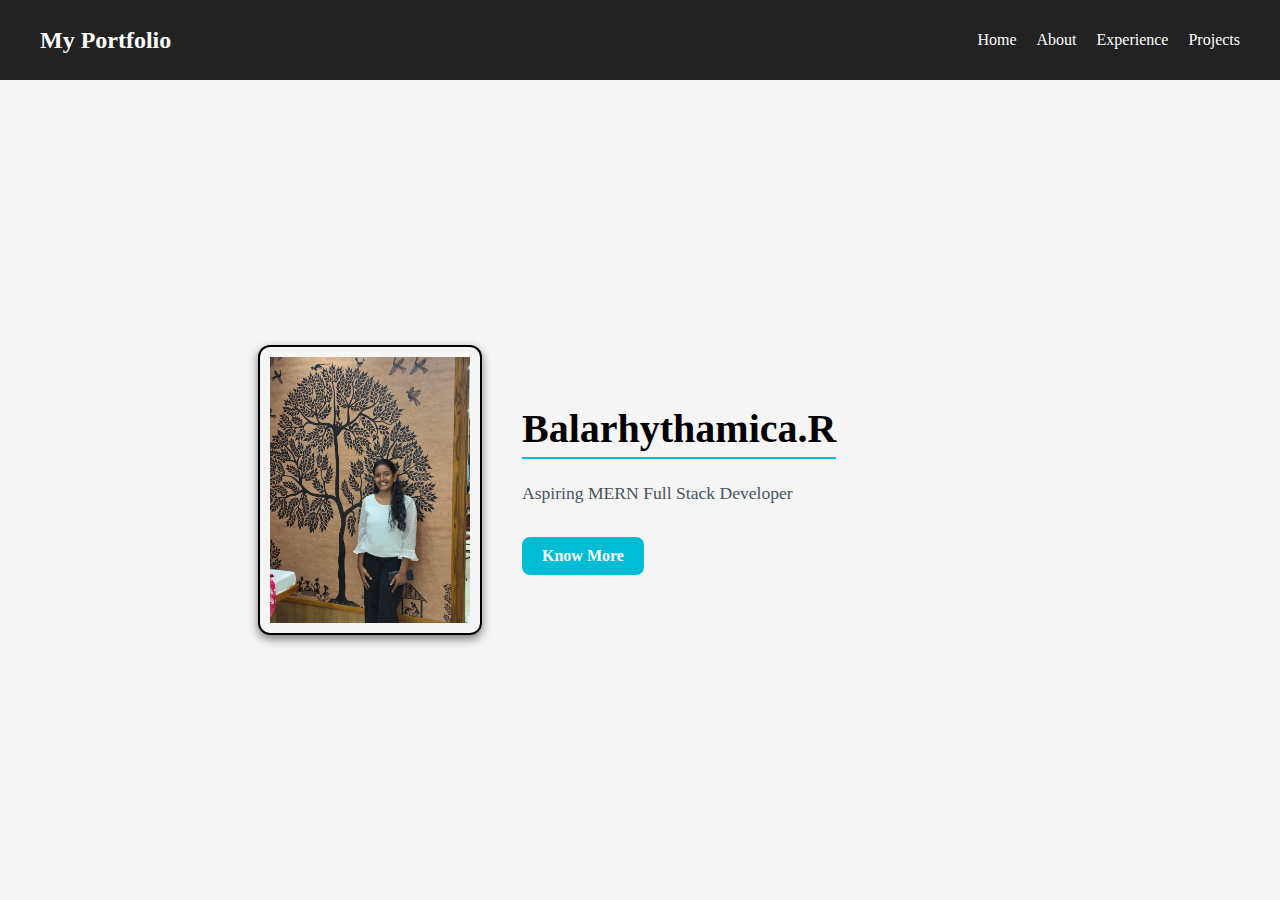
<file: Index/index.html>
<!DOCTYPE html>
<html lang="en">
<head>
  <meta charset="UTF-8">
  <meta name="viewport" content="width=device-width, initial-scale=1.0">
  <title>My Portfolio</title>
  <link rel="stylesheet" href="style.css">
</head>
<body>

  <!-- Navbar -->
  <div class="navbar-index">
    <div class="logo-index">My Portfolio</div>
    <ul>
      <li><a href="../Index/index.html">Home</a></li>
      <li><a href="../About/About.html">About</a></li>
      <li><a href="../Experience/Experience.html">Experience</a></li>
      <li><a href="../project/project.html">Projects</a></li>
    </ul>
  </div>

  <!-- Main Content -->
  <div class="main-content-index">
    <div class="container-index">
      <img src="../images/profile.jpg" alt="Profile Photo">
      <div class="text-section-index">
        <h1>Balarhythamica.R</h1>
        <p>Aspiring MERN Full Stack Developer</p>
         <a href="../About/About.html" class="btn-know-more">Know More</a>
      </div>
    </div>
  </div>

</body>
</html>
</file>
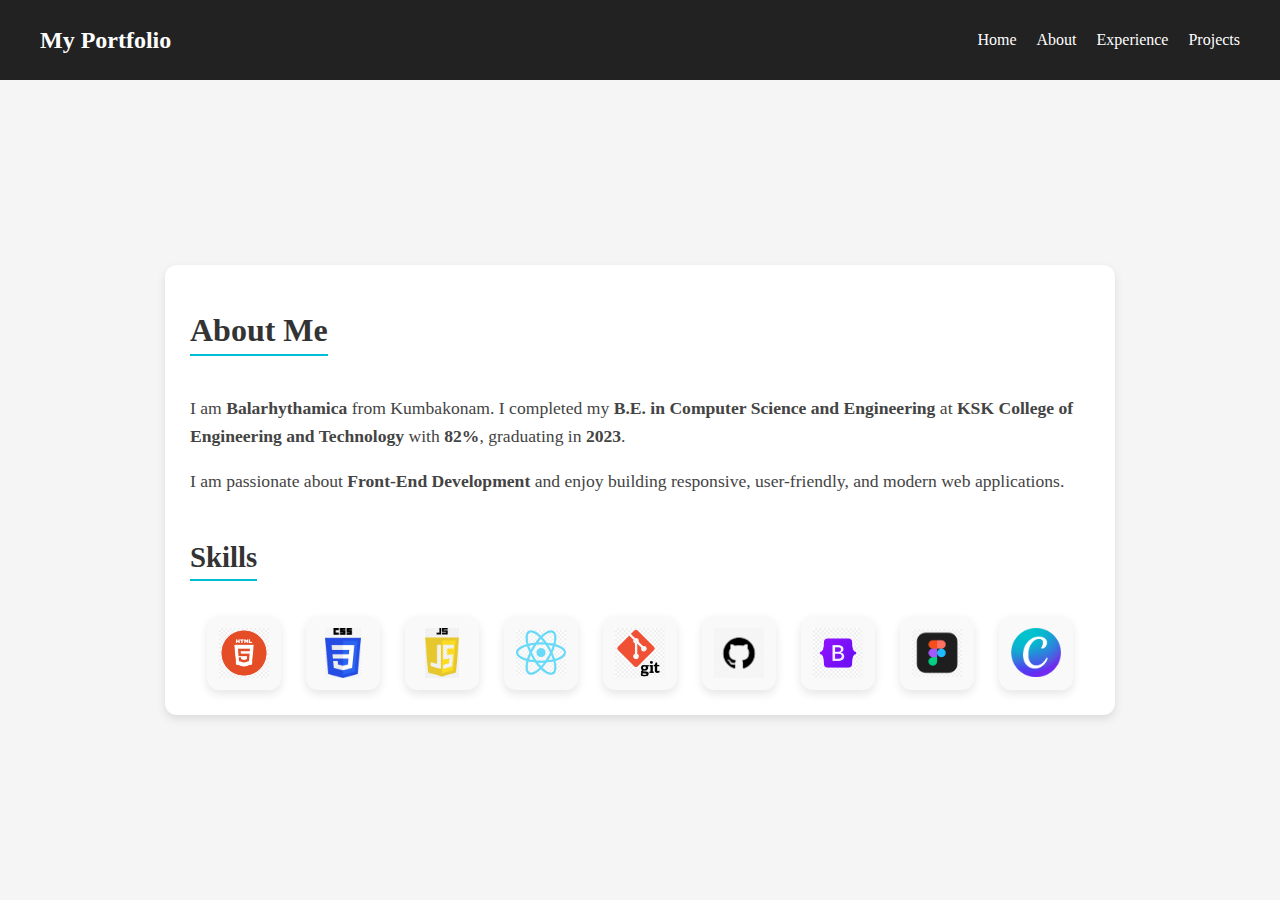
<file: About/About.html>
<!DOCTYPE html>
<html lang="en">
<head>
  <meta charset="UTF-8">
  <meta name="viewport" content="width=device-width, initial-scale=1.0">
  <title>About Me - Balarhythamica</title>
  <link rel="stylesheet" href="About.css">
</head>
<body>
  <div class="navbar-about">
    <div class="logo-about">My Portfolio</div>
    <ul>
      <li><a href="../Index/index.html">Home</a></li>
      <li><a href="../About/About.html">About</a></li>
      <li><a href="../Experience/Experience.html">Experience</a></li>
      <li><a href="../project/project.html">Projects</a></li>
    </ul>
  </div>

  <div class="main-content-about">
    <div class="about-container">
      <header>
        <h1>About Me</h1> 
      </header>
      <section class="about-text">
        <p>
          I am <strong>Balarhythamica</strong> from Kumbakonam. I completed my 
          <strong>B.E. in Computer Science and Engineering</strong> at 
          <strong>KSK College of Engineering and Technology</strong> with <strong>82%</strong>, graduating in <strong>2023</strong>.
        </p>
        <p>
          I am passionate about <strong>Front-End Development</strong> and enjoy building 
          responsive, user-friendly, and modern web applications.
        </p>
      </section>

      <section class="skills-about">
        <div class="skills-title-about">Skills</div>
        <div class="skills-icons-about">
          <img src="../images/html.png" alt="HTML">
          <img src="../images/css.png" alt="CSS">
          <img src="../images/js.jpg" alt="JavaScript">
          <img src="../images/react.png" alt="React">
          <img src="../images/git.png" alt="Git">
          <img src="../images/github.jpg" alt="GitHub">
          <img src="../images/bootstrap.png" alt="Bootstrap">
          <img src="../images/figma.png" alt="Figma">
          <img src="../images/canva.png" alt="Canva">
        </div>
      </section>
    </div>
  </div>
</body>
</html>
</file>
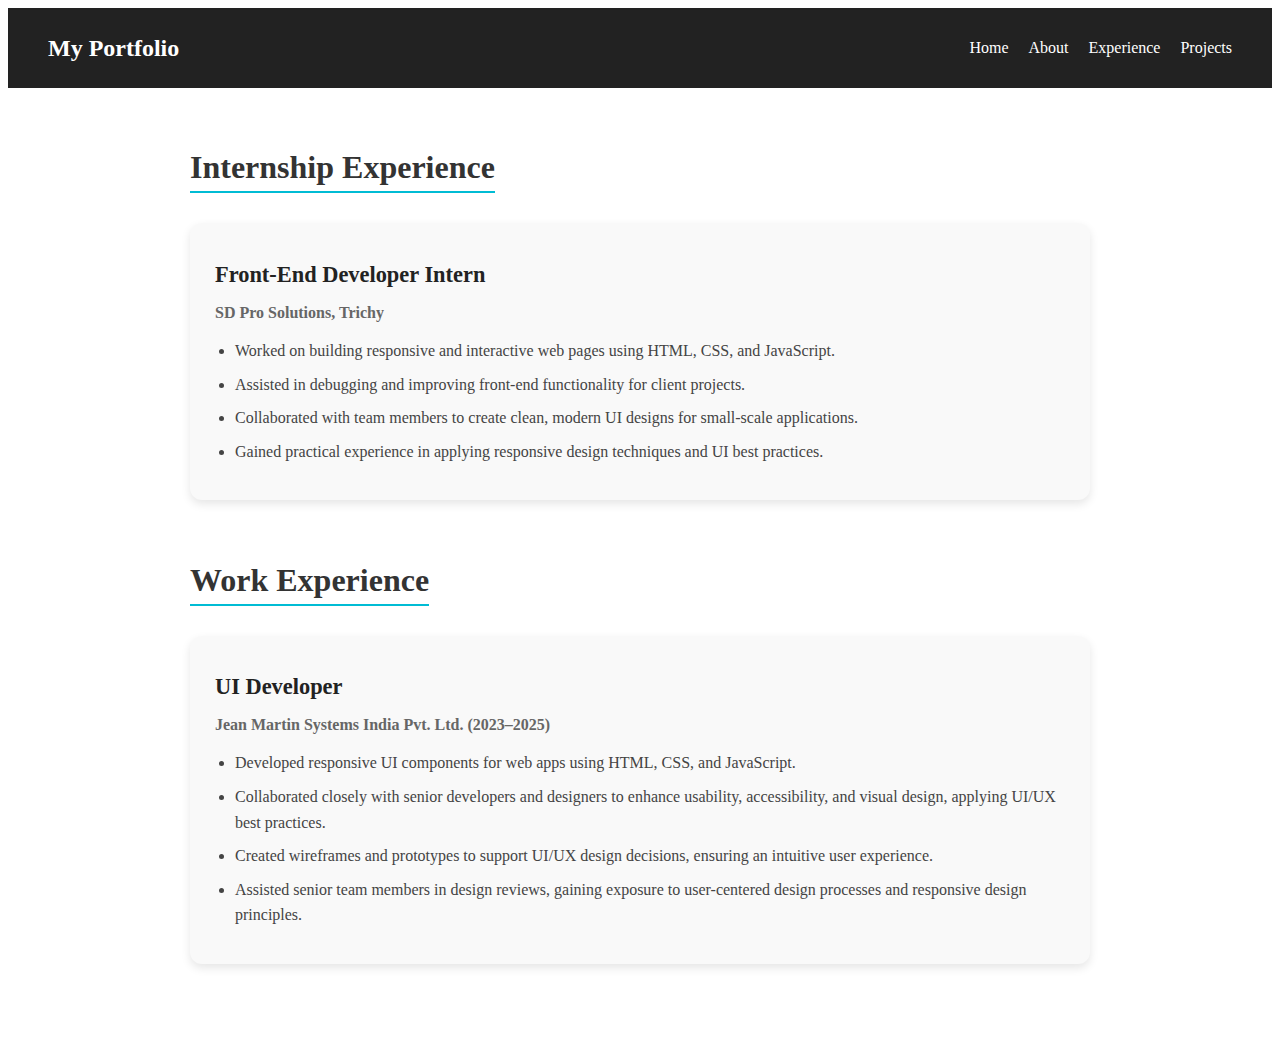
<file: Experience/Experience.html>
<!DOCTYPE html>
<html lang="en">
<head>
  <meta charset="UTF-8">
  <meta name="viewport" content="width=device-width, initial-scale=1.0">
  <title>Experience - Balarhythamica</title>
  <link rel="stylesheet" href="Experience.css">
</head>
<body>
  <!-- Navbar -->
  <div class="navbar-experience">
    <div class="logo-experience">My Portfolio</div>
    <ul>
      <li><a href="../Index/index.html">Home</a></li>
      <li><a href="../About/About.html">About</a></li>
      <li><a href="Experience.html">Experience</a></li>
      <li><a href="../project/project.html">Projects</a></li>
    </ul>
  </div>

  <!-- Main Content -->
  <div class="main-content-experience">
    <div class="experience-container">
      
      <!-- Internship Section -->
      <section class="experience-section">
        <h1>Internship Experience</h1>
        <div class="experience-card">
          <h2>Front-End Developer Intern</h2>
          <h3>SD Pro Solutions, Trichy</h3>
          <ul>
            <li>Worked on building responsive and interactive web pages using HTML, CSS, and JavaScript.</li>
            <li>Assisted in debugging and improving front-end functionality for client projects.</li>
            <li>Collaborated with team members to create clean, modern UI designs for small-scale applications.</li>
            <li>Gained practical experience in applying responsive design techniques and UI best practices.</li>
          </ul>
        </div>
      </section>

      <!-- Work Experience Section -->
      <section class="experience-section">
        <h1>Work Experience</h1>
        <div class="experience-card">
          <h2>UI Developer</h2>
          <h3>Jean Martin Systems India Pvt. Ltd. (2023–2025)</h3>
          <ul>
            <li>Developed responsive UI components for web apps using HTML, CSS, and JavaScript.</li>
            <li>Collaborated closely with senior developers and designers to enhance usability, accessibility, and visual design, applying UI/UX best practices.</li>
            <li>Created wireframes and prototypes to support UI/UX design decisions, ensuring an intuitive user experience.</li>
            <li>Assisted senior team members in design reviews, gaining exposure to user-centered design processes and responsive design principles.</li>
          </ul>
        </div>
      </section>

    </div>
  </div>
</body>
</html>
</file>
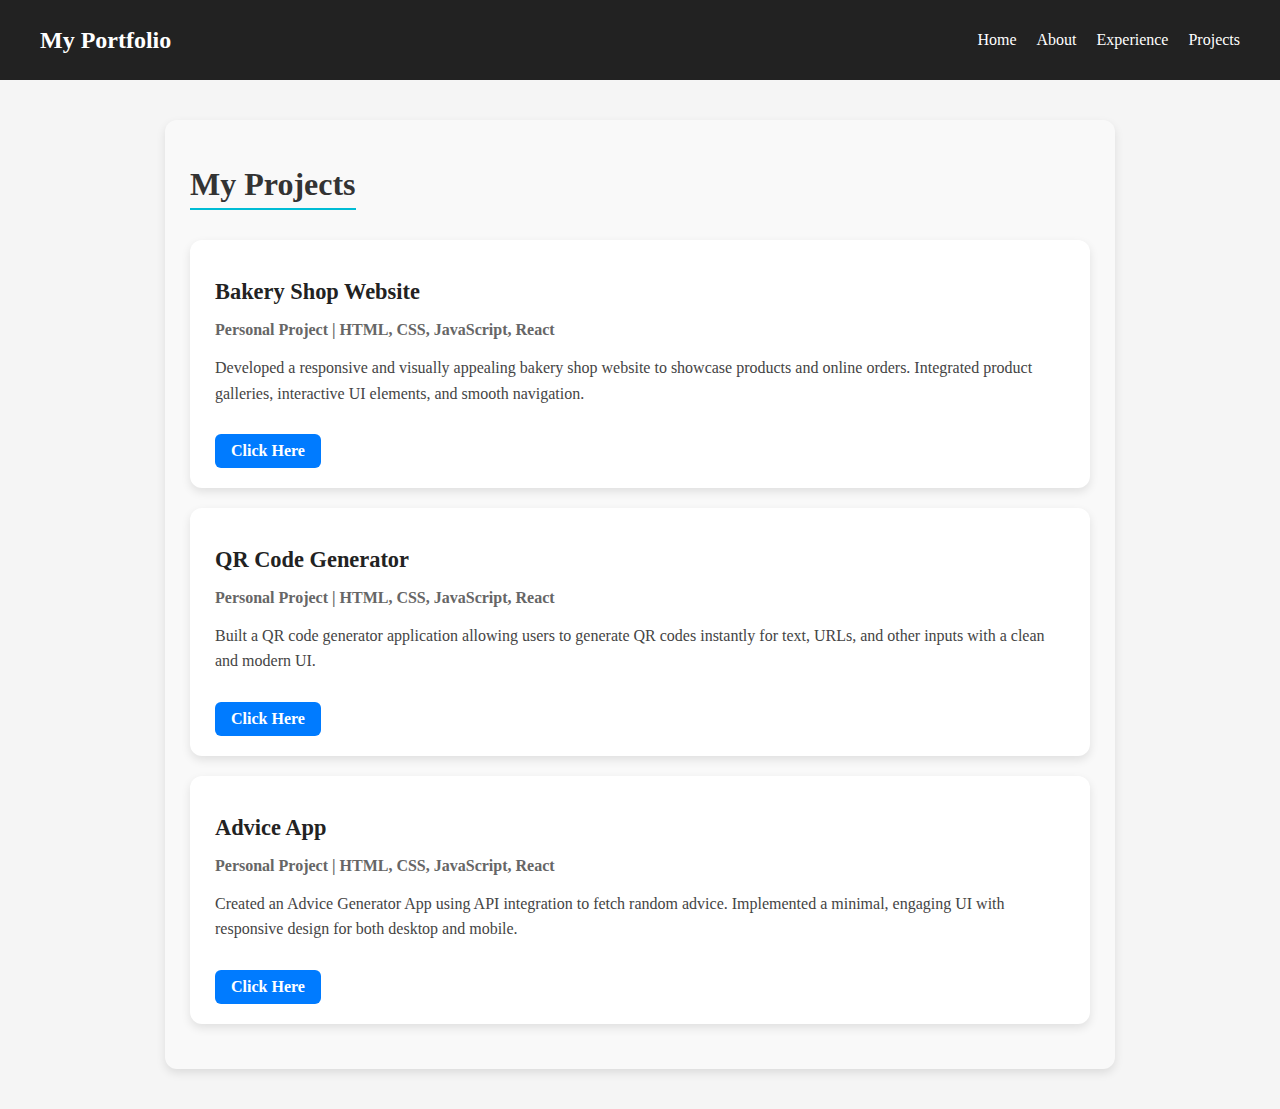
<file: project/project.html>
<!DOCTYPE html>
<html lang="en">
<head>
  <meta charset="UTF-8">
  <meta name="viewport" content="width=device-width, initial-scale=1.0">
  <title>Projects</title>
  <link rel="stylesheet" href="project.css">
</head>
<body>
  <!-- Navbar -->
  <div class="navbar-project">
    <div class="logo-project">My Portfolio</div>
    <ul>
      <li><a href="../Index/index.html">Home</a></li>
      <li><a href="../About/About.html">About</a></li>
      <li><a href="../Experience/Experience.html">Experience</a></li>
      <li><a href="../project/project.html">Projects</a></li>
    </ul>
  </div>

  <!-- Main Content -->
  <main class="main-content-projects">
    <div class="projects-container">
      <h1>My Projects</h1>

      <!-- Project 1 -->
      <div class="project-card">
        <h2>Bakery Shop Website</h2>
        <h3>Personal Project | HTML, CSS, JavaScript, React</h3>
        <p>
          Developed a responsive and visually appealing bakery shop website
          to showcase products and online orders. Integrated product galleries,
          interactive UI elements, and smooth navigation.
        </p>
        <a href="https://balarhythamica18.github.io/Shopping/#/" class="project-link" target="_blank">Click Here</a>
      </div>

      <!-- Project 2 -->
      <div class="project-card">
        <h2>QR Code Generator</h2>
        <h3>Personal Project | HTML, CSS, JavaScript, React</h3>
        <p>
          Built a QR code generator application allowing users to generate
          QR codes instantly for text, URLs, and other inputs with a clean
          and modern UI.
        </p>
        <a href="https://balarhythamica18.github.io/QR-Code-Generator/" class="project-link" target="_blank">Click Here</a>
      </div>

      <!-- Project 3 -->
      <div class="project-card">
        <h2>Advice App</h2>
        <h3>Personal Project | HTML, CSS, JavaScript, React</h3>
        <p>
          Created an Advice Generator App using API integration to fetch random
          advice. Implemented a minimal, engaging UI with responsive design for
          both desktop and mobile.
        </p>
        <a href="https://balarhythamica18.github.io/Advice-app/" class="project-link" target="_blank">Click Here</a>
      </div>
    </div>
  </main>
</body>
</html>
</file>
<file: Index/style.css>
/* Body */
body {
  margin: 0;
  background-color: #f5f5f5;
  color: #fff;
  min-height: 100vh;
  display: flex;
  flex-direction: column;
  
}

/* Navbar */
.navbar-index {
  display: flex;
  justify-content: space-between;
  align-items: center;
  padding: 15px 40px;
  background-color: #222;
  color: white;
  flex-wrap: wrap;
}

.navbar-index .logo-index {
  font-size: 1.5rem;
  font-weight: bold;
}

.navbar-index ul {
  list-style: none;
  display: flex;
  gap: 20px;
  flex-wrap: wrap;
}

.navbar-index ul li a {
  color: white;
  text-decoration: none;
  font-size: 1rem;
  transition: color 0.3s ease;
}

.navbar-index ul li a:hover {
  color: #00bcd4;
}

/* Main Content */
.main-content-index {
  flex: 1;
  display: flex;
  align-items: center;
  justify-content: center;
  padding: 40px 20px;
}

.container-index {
  display: flex;
  align-items: center;
  justify-content: center;
  max-width: 1200px;
  width: 100%;
  gap: 40px;
  flex-wrap: wrap;
}

.container-index img {
  width: 200px;
  padding: 10px;
  border-radius: 12px;
  border: 2px solid black;
  box-shadow: 0 4px 10px rgba(0,0,0,0.5);
  transition: transform 0.2s, box-shadow 0.2s;
}

.container-index img:hover {
  transform: scale(1.05);
  box-shadow: 0 6px 16px rgba(0,0,0,0.7);
}

.text-section-index {
  flex: 1;
  min-width: 250px;
  max-width: 500px;
}

.text-section-index h1 {
  font-size: 2.5rem;
  margin: 0;
  color: black;
  border-bottom: 2px solid #00bcd4;
  display: inline-block;
  padding-bottom: 5px;
}

.text-section-index p {
  margin: 20px 0;
  color: #485460;
  font-size: 1.1rem;
  line-height: 1.6;
}

/* Know More Button */
.btn-know-more {
  display: inline-block;
  margin-top: 10px;
  padding: 10px 20px;
  background: #00bcd4;
  color: white;
  font-size: 1rem;
  font-weight: bold;
  border-radius: 8px;
  text-decoration: none;
  transition: background 0.3s, color 0.3s;
}

.btn-know-more:hover {
  background: #008c9e;
  color: #fff;
}
</file>
<file: About/About.css>
/* Body */
body {
  margin: 0;

  background-color: #f5f5f5; /* Light background like experience.css */
  color: #333; /* Dark text */
  min-height: 100vh;
  display: flex;
  flex-direction: column;
}

/* Navbar */
.navbar-about {
  display: flex;
  justify-content: space-between;
  align-items: center;
  padding: 15px 40px;
  background-color: #222;
  color: white;
}

.navbar-about .logo-about {
  font-size: 1.5rem;
  font-weight: bold;
}

.navbar-about ul {
  list-style: none;
  display: flex;
  gap: 20px;
}

.navbar-about ul li a {
  color: white;
  text-decoration: none;
  font-size: 1rem;
  transition: color 0.3s ease;
}

.navbar-about ul li a:hover {
  color: #00bcd4;
}

/* Main Content */
.main-content-about {
  flex: 1;
  display: flex;
  align-items: center;
  justify-content: center;
  padding: 40px 20px;
}

.about-container {
  width: 80%;
  max-width: 900px;
  padding: 25px;
  background: #fff; /* white background like experience cards */
  border-radius: 12px;
  box-shadow: 0 4px 10px rgba(0,0,0,0.1);
}

header h1 {
  text-align: center;
  font-size: 2rem;
  margin-bottom: 20px;
  color: #333; /* matching experience.css title color */
  border-bottom: 2px solid #00bcd4;
  display: inline-block;
  padding-bottom: 5px;
}

/* About Text */
.about-text p {
  margin-bottom: 15px;
  font-size: 1.1rem;
  line-height: 1.6;
  color: #444; /* darker text like experience content */
}

/* Skills Section */
.skills-title-about {
  font-size: 1.8rem;
  margin: 30px 0 20px;
  font-weight: bold;
  color: #333;
  border-bottom: 2px solid #00bcd4;
  display: inline-block;
  padding-bottom: 5px;
  text-align: center;
}

.skills-icons-about {
  display: flex;
  flex-wrap: wrap;
  justify-content: center;
  gap: 25px;
  margin-top: 15px;
}

.skills-icons-about img {
  width: 50px;
  height: 50px;
  object-fit: contain;
  background: #f9f9f9; /* card-like */
  border-radius: 12px;
  padding: 12px;
  box-shadow: 0 4px 10px rgba(0,0,0,0.1);
  transition: transform 0.2s, box-shadow 0.2s, background 0.2s;
}

.skills-icons-about img:hover {
  transform: scale(1.1);
  box-shadow: 0 6px 16px rgba(0,0,0,0.15);
  background: #e0f7fa;
}
</file>
<file: Experience/Experience.css>
/* Navbar */
.navbar-experience {
  display: flex;
  justify-content: space-between;
  align-items: center;
  padding: 15px 40px;
  background-color: #222;
  color: white;
}

.navbar-experience .logo-experience {
  font-size: 1.5rem;
  font-weight: bold;
}

.navbar-experience ul {
  list-style: none;
  display: flex;
  gap: 20px;
}

.navbar-experience ul li a {
  color: white;
  text-decoration: none;
  font-size: 1rem;
  transition: color 0.3s ease;
}

.navbar-experience ul li a:hover {
  color: #00bcd4;
}

/* Main Content */
.main-content-experience {
  display: flex;
  justify-content: center;
  padding: 40px;
}

.experience-container {
  max-width: 900px;
  width: 100%;
}

.experience-section {
  margin-bottom: 40px;
}

.experience-section h1 {
  font-size: 2rem;
  margin-bottom: 15px;
  color: #333;
  border-bottom: 2px solid #00bcd4;
  display: inline-block;
  padding-bottom: 5px;
}

.experience-card {
  background: #f9f9f9;
  padding: 20px 25px;
  margin-top: 15px;
  border-radius: 12px;
  box-shadow: 0 4px 10px rgba(0,0,0,0.1);
}

.experience-card h2 {
  font-size: 1.4rem;
  color: #222;
  margin-bottom: 5px;
}

.experience-card h3 {
  font-size: 1rem;
  color: #666;
  margin-bottom: 15px;
}

.experience-card ul {
  list-style-type: disc;
  padding-left: 20px;
  line-height: 1.6;
  color: #444;
}

.experience-card ul li {
  margin-bottom: 8px;
}
</file>
<file: project/project.css>
/* Body */
body {
  margin: 0;
  background-color: #f5f5f5; /* dark background like experience page */
  color: #fff; /* default text color */
  min-height: 100vh;
  display: flex;
  flex-direction: column;
  
}

/* Navbar */
.navbar-project {
  display: flex;
  justify-content: space-between;
  align-items: center;
  padding: 15px 40px;
  background-color: #222;
  color: white;
  flex-wrap: wrap;
}

.navbar-project .logo-project {
  font-size: 1.5rem;
  font-weight: bold;
}

.navbar-project ul {
  list-style: none;
  display: flex;
  gap: 20px;
  flex-wrap: wrap;
}

.navbar-project ul li a {
  color: white;
  text-decoration: none;
  font-size: 1rem;
  transition: color 0.3s ease;
}

.navbar-project ul li a:hover {
  color: #00bcd4;
}

/* Main Content */
.main-content-projects {
  flex: 1;
  display: flex;
  justify-content: center;
  align-items: flex-start;
  padding: 40px 20px;
}

.projects-container {
  width: 80%;
  max-width: 900px;
  background: #f9f9f9; /* light card-style like experience-container */
  padding: 25px;
  border-radius: 12px;
  box-shadow: 0 4px 10px rgba(0,0,0,0.1);
}

/* Title */
.projects-container h1 {
  text-align: center;
  font-size: 2rem;
  margin-bottom: 30px;
  color: #333; /* dark text like experience-section h1 */
  border-bottom: 2px solid #00bcd4;
  display: inline-block;
  padding-bottom: 5px;
}

/* Project Cards */
.project-card {
  background: #fff; /* light card like experience-card */
  padding: 20px 25px;
  margin-bottom: 20px;
  border-radius: 12px;
  box-shadow: 0 4px 10px rgba(0,0,0,0.1);
  transition: transform 0.2s, box-shadow 0.2s;
}

.project-card:hover {
  transform: scale(1.02);
  box-shadow: 0 6px 16px rgba(0,0,0,0.15);
}

.project-card h2 {
  color: #222; /* dark title */
  font-size: 1.4rem;
  margin-bottom: 5px;
}

.project-card h3 {
  color: #666; /* subtitle color */
  font-size: 1rem;
  margin-bottom: 15px;
}

.project-card p {
  color: #444; /* content color */
  line-height: 1.6;
}
.project-link {
  display: inline-block;
  margin-top: 12px;
  padding: 8px 16px;
  background-color: #007BFF;
  color: #fff;
  text-decoration: none;
  border-radius: 6px;
  font-weight: bold;
  transition: background-color 0.3s, transform 0.2s;
}

.project-link:hover {
  background-color: #0056b3;
  transform: translateY(-2px);
}
</file>
